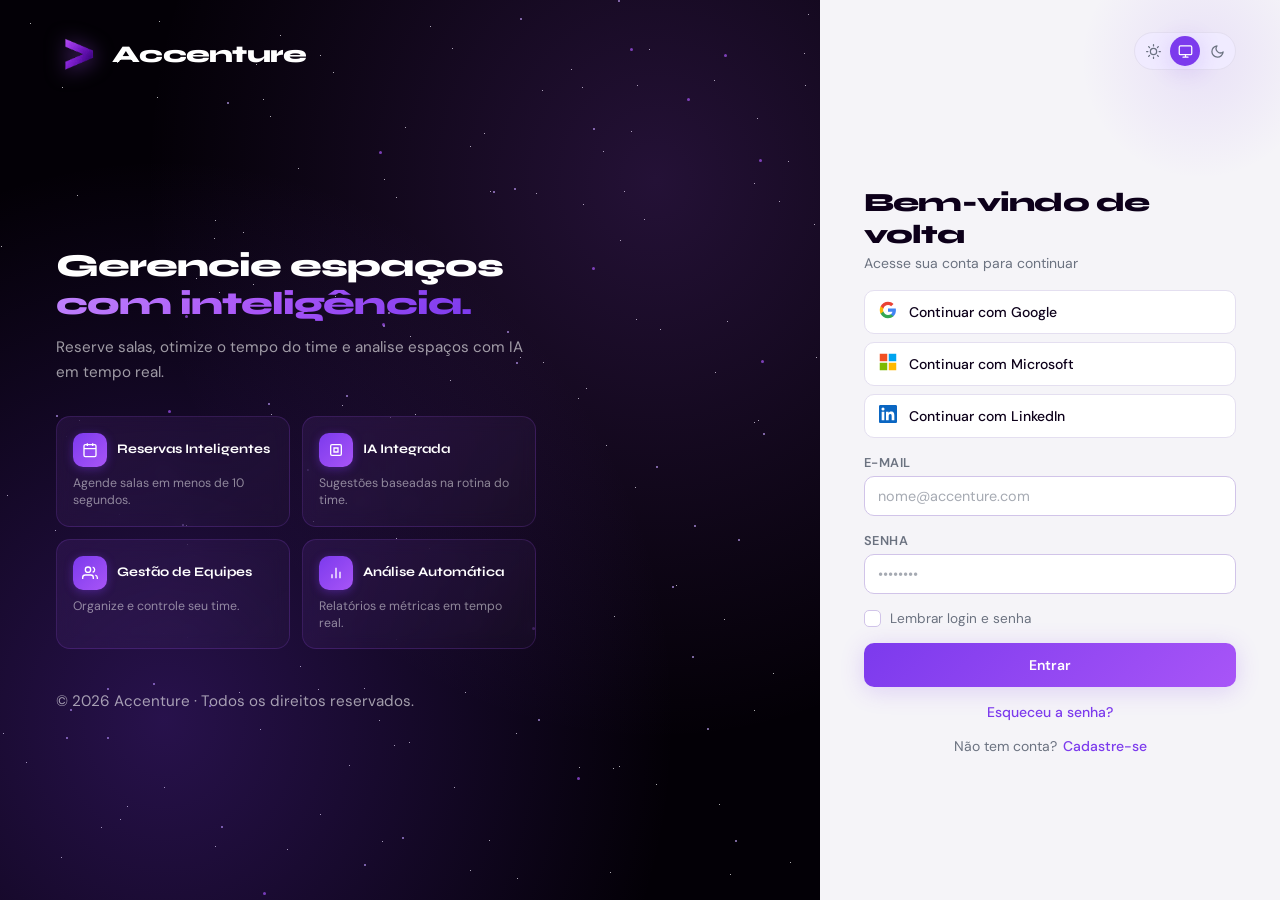
<file: accenture-v3/index.html>
<!doctype html>
<html lang="pt-BR">
<head>
  <meta charset="UTF-8"/>
  <meta name="viewport" content="width=device-width, initial-scale=1.0"/>
  <title>Accenture | Gestão de Salas</title>
  <link rel="icon" href="assets/favicon.ico"/>
  <link rel="stylesheet" href="css/theme.css"/>
  <link rel="stylesheet" href="css/auth.css"/>
</head>
<body>
<main class="page-layout">

  <!-- ═══ HERO PANEL ═══════════════════════════════════════════════ -->
  <section class="hero-panel">
    <div class="stars-bg" aria-hidden="true">
      <div id="star-layer-1" class="star-layer star-layer--1"></div>
      <div id="star-layer-2" class="star-layer star-layer--2"></div>
      <div id="star-layer-3" class="star-layer star-layer--3"></div>
    </div>

    <div class="brand">
      <img src="assets/logo.png" alt="Accenture" class="brand-logo"/>
      <span class="brand-name">Accenture</span>
    </div>

    <div class="hero-copy">
      <h1>Gerencie espaços<br><span>com inteligência.</span></h1>
      <p>Reserve salas, otimize o tempo do time e analise espaços com IA em tempo real.</p>

      <div class="floating-cards">
        <article class="feature-card">
          <div class="feature-card__head">
            <div class="feature-icon-wrap"><svg viewBox="0 0 24 24"><rect x="3" y="4" width="18" height="18" rx="2"/><path d="M16 2v4M8 2v4M3 10h18"/></svg></div>
            <h3 class="feature-card__title">Reservas Inteligentes</h3>
          </div>
          <p class="feature-card__desc">Agende salas em menos de 10 segundos.</p>
        </article>
        <article class="feature-card">
          <div class="feature-card__head">
            <div class="feature-icon-wrap"><svg viewBox="0 0 24 24"><rect x="4" y="4" width="16" height="16" rx="2"/><path d="M9 9h6v6H9z"/></svg></div>
            <h3 class="feature-card__title">IA Integrada</h3>
          </div>
          <p class="feature-card__desc">Sugestões baseadas na rotina do time.</p>
        </article>
        <article class="feature-card">
          <div class="feature-card__head">
            <div class="feature-icon-wrap"><svg viewBox="0 0 24 24"><path d="M17 21v-2a4 4 0 0 0-4-4H5a4 4 0 0 0-4 4v2"/><circle cx="9" cy="7" r="4"/><path d="M23 21v-2a4 4 0 0 0-3-3.87M16 3.13a4 4 0 0 1 0 7.75"/></svg></div>
            <h3 class="feature-card__title">Gestão de Equipes</h3>
          </div>
          <p class="feature-card__desc">Organize e controle seu time.</p>
        </article>
        <article class="feature-card">
          <div class="feature-card__head">
            <div class="feature-icon-wrap"><svg viewBox="0 0 24 24"><path d="M18 20V10M12 20V4M6 20v-6"/></svg></div>
            <h3 class="feature-card__title">Análise Automática</h3>
          </div>
          <p class="feature-card__desc">Relatórios e métricas em tempo real.</p>
        </article>
      </div>
      <p class="hero-footer">© 2026 Accenture · Todos os direitos reservados.</p>
    </div>
  </section>

  <!-- ═══ FORM PANEL ════════════════════════════════════════════════ -->
  <section class="form-panel">
    <!-- 3-button theme switcher (light / system / dark) -->
    <div class="theme-switcher theme-switcher-top" role="group" aria-label="Tema de cores">
      <button type="button" class="theme-btn" data-theme-btn="light" title="Tema claro" aria-pressed="false">
        <svg viewBox="0 0 24 24"><circle cx="12" cy="12" r="5"/><path d="M12 1v2M12 21v2M4.22 4.22l1.42 1.42M18.36 18.36l1.42 1.42M1 12h2M21 12h2M4.22 19.78l1.42-1.42M18.36 5.64l1.42-1.42"/></svg>
      </button>
      <button type="button" class="theme-btn" data-theme-btn="system" title="Usar preferência do sistema (detecta automaticamente)" aria-pressed="false">
        <svg viewBox="0 0 24 24"><rect x="2" y="3" width="20" height="14" rx="2"/><path d="M8 21h8M12 17v4"/></svg>
      </button>
      <button type="button" class="theme-btn" data-theme-btn="dark" title="Tema escuro" aria-pressed="false">
        <svg viewBox="0 0 24 24"><path d="M21 12.79A9 9 0 1 1 11.21 3 7 7 0 0 0 21 12.79z"/></svg>
      </button>
    </div>

    <div class="form-wrapper">
      <div class="screen-slider">

        <!-- ── LOGIN ──────────────────────────────────────────────── -->
        <form class="auth-screen active" data-screen="login" data-form-type="login" novalidate>
          <div class="auth-header">
            <h2>Bem-vindo de volta</h2>
            <p class="auth-subtitle">Acesse sua conta para continuar</p>
          </div>

          <div class="social-auth" role="group" aria-label="Login com rede social">
            <button type="button" class="social-btn" data-oauth="google">
              <span class="social-btn__icon">
                <svg viewBox="0 0 24 24"><path fill="#4285F4" d="M22.56 12.25c0-.78-.07-1.53-.2-2.25H12v4.26h5.92a5.06 5.06 0 0 1-2.2 3.32v2.77h3.57c2.08-1.92 3.28-4.74 3.28-8.1z"/><path fill="#34A853" d="M12 23c2.97 0 5.46-.98 7.28-2.66l-3.57-2.77c-.98.66-2.23 1.06-3.71 1.06-2.86 0-5.29-1.93-6.16-4.53H2.18v2.84C3.99 20.53 7.7 23 12 23z"/><path fill="#FBBC05" d="M5.84 14.09c-.22-.66-.35-1.36-.35-2.09s.13-1.43.35-2.09V7.07H2.18C1.43 8.55 1 10.22 1 12s.43 3.45 1.18 4.93l2.85-2.22.81-.62z"/><path fill="#EA4335" d="M12 5.38c1.62 0 3.06.56 4.21 1.64l3.15-3.15C17.45 2.09 14.97 1 12 1 7.7 1 3.99 3.47 2.18 7.07l3.66 2.84c.87-2.6 3.3-4.53 6.16-4.53z"/></svg>
              </span>
              <span class="social-btn__label">Continuar com Google</span>
            </button>
            <button type="button" class="social-btn" data-oauth="microsoft">
              <span class="social-btn__icon">
                <svg viewBox="0 0 24 24"><path fill="#F25022" d="M1 1h10v10H1z"/><path fill="#00A4EF" d="M13 1h10v10H13z"/><path fill="#7FBA00" d="M1 13h10v10H1z"/><path fill="#FFB900" d="M13 13h10v10H13z"/></svg>
              </span>
              <span class="social-btn__label">Continuar com Microsoft</span>
            </button>
            <button type="button" class="social-btn" data-oauth="linkedin">
              <span class="social-btn__icon">
                <svg viewBox="0 0 24 24"><path fill="#0A66C2" d="M20.447 20.452h-3.554v-5.569c0-1.328-.027-3.037-1.852-3.037-1.853 0-2.136 1.445-2.136 2.939v5.667H9.351V9h3.414v1.561h.046c.477-.9 1.637-1.85 3.37-1.85 3.601 0 4.267 2.37 4.267 5.455v6.286zM5.337 7.433a2.062 2.062 0 0 1-2.063-2.065 2.064 2.064 0 1 1 2.063 2.065zm1.782 13.019H3.555V9h3.564v11.452zM22.225 0H1.771C.792 0 0 .774 0 1.729v20.542C0 23.227.792 24 1.771 24h20.451C23.2 24 24 23.227 24 22.271V1.729C24 .774 23.2 0 22.222 0h.003z"/></svg>
              </span>
              <span class="social-btn__label">Continuar com LinkedIn</span>
            </button>
          </div>

          <p class="auth-divider"><span>ou use e-mail</span></p>

          <div class="field">
            <label class="field-label" for="login-email">E-mail</label>
            <input id="login-email" type="email" class="field-input" placeholder="nome@accenture.com" autocomplete="email" required/>
          </div>
          <div class="field">
            <label class="field-label" for="login-password">Senha</label>
            <input id="login-password" type="password" class="field-input" placeholder="••••••••" autocomplete="current-password" required/>
          </div>

          <label class="checkbox-row">
            <input type="checkbox" id="remember-me"/>
            <span class="checkbox-box"><svg viewBox="0 0 24 24"><path d="M20 6L9 17l-5-5"/></svg></span>
            <span class="checkbox-label">Lembrar login e senha</span>
          </label>

          <button type="submit" class="btn-primary" style="width:100%;padding:13px">Entrar</button>

          <p class="auth-footer">
            <button type="button" class="btn-link" data-screen-toggle="forgot">Esqueceu a senha?</button>
          </p>
          <p class="auth-footer auth-footer--inline">
            Não tem conta? <button type="button" class="btn-link" data-screen-toggle="register">Cadastre-se</button>
          </p>
        </form>

        <!-- ── CADASTRO ────────────────────────────────────────────── -->
        <form class="auth-screen" data-screen="register" data-form-type="register" novalidate>
          <div class="auth-header">
            <h2>Criar conta</h2>
            <p class="auth-subtitle">Junte-se ao RoomFlow da Accenture</p>
          </div>

          <div class="social-auth">
            <button type="button" class="social-btn" data-oauth="google">
              <span class="social-btn__icon"><svg viewBox="0 0 24 24"><path fill="#4285F4" d="M22.56 12.25c0-.78-.07-1.53-.2-2.25H12v4.26h5.92a5.06 5.06 0 0 1-2.2 3.32v2.77h3.57c2.08-1.92 3.28-4.74 3.28-8.1z"/><path fill="#34A853" d="M12 23c2.97 0 5.46-.98 7.28-2.66l-3.57-2.77c-.98.66-2.23 1.06-3.71 1.06-2.86 0-5.29-1.93-6.16-4.53H2.18v2.84C3.99 20.53 7.7 23 12 23z"/><path fill="#FBBC05" d="M5.84 14.09c-.22-.66-.35-1.36-.35-2.09s.13-1.43.35-2.09V7.07H2.18C1.43 8.55 1 10.22 1 12s.43 3.45 1.18 4.93l2.85-2.22.81-.62z"/><path fill="#EA4335" d="M12 5.38c1.62 0 3.06.56 4.21 1.64l3.15-3.15C17.45 2.09 14.97 1 12 1 7.7 1 3.99 3.47 2.18 7.07l3.66 2.84c.87-2.6 3.3-4.53 6.16-4.53z"/></svg></span>
              <span class="social-btn__label">Cadastrar com Google</span>
            </button>
            <button type="button" class="social-btn" data-oauth="microsoft">
              <span class="social-btn__icon"><svg viewBox="0 0 24 24"><path fill="#F25022" d="M1 1h10v10H1z"/><path fill="#00A4EF" d="M13 1h10v10H13z"/><path fill="#7FBA00" d="M1 13h10v10H1z"/><path fill="#FFB900" d="M13 13h10v10H13z"/></svg></span>
              <span class="social-btn__label">Cadastrar com Microsoft</span>
            </button>
          </div>

          <p class="auth-divider"><span>ou use e-mail</span></p>

          <div class="field"><label class="field-label" for="reg-name">Nome Completo</label><input id="reg-name" type="text" class="field-input" placeholder="João Silva" required/></div>
          <div class="field"><label class="field-label" for="reg-email">E-mail</label><input id="reg-email" type="email" class="field-input" placeholder="nome@accenture.com" required/></div>
      <div class="field">
  <label for="reg-tipo-funcionario">Tipo de funcionário</label>

  <select id="reg-tipo-funcionario" class="field-input" required>
    <option value="OUTRO">Outro</option>
    <option value="PROGRAMADOR">Programador</option>
    <option value="DESIGNER">Designer</option>
    <option value="QA">QA / Testes</option>
    <option value="SUPORTE">Suporte</option>
    <option value="GESTOR">Gestor</option>
  </select>
</div>
          <div class="field"><label class="field-label" for="reg-password">Senha</label><input id="reg-password" type="password" class="field-input" placeholder="Mínimo 6 caracteres" required/></div>
          <div class="field"><label class="field-label" for="reg-password-confirm">Confirmar senha</label><input id="reg-password-confirm" type="password" class="field-input" placeholder="Repita a senha" required/></div>

          <button type="submit" class="btn-primary" style="width:100%;padding:13px">Criar conta</button>

          <p class="auth-footer auth-footer--inline">
            Já tem conta? <button type="button" class="btn-link" data-screen-toggle="login">Fazer login</button>
          </p>
        </form>

        <!-- ── ESQUECEU SENHA ──────────────────────────────────────── -->
        <form class="auth-screen" data-screen="forgot" data-form-type="forgot" novalidate>
          <div class="auth-header">
            <h2>Recuperar senha</h2>
            <p class="auth-subtitle">Enviaremos um link de redefinição</p>
          </div>
          <div class="field"><label class="field-label" for="forgot-email">E-mail</label><input id="forgot-email" type="email" class="field-input" placeholder="nome@accenture.com" autocomplete="email" required/></div>
          <p class="auth-hint">📩 Você receberá um e-mail com link para redefinir sua senha com segurança.</p>
          <button type="submit" class="btn-primary" style="width:100%;padding:13px">Enviar link</button>
          <p class="auth-footer auth-footer--inline">
            Lembrou? <button type="button" class="btn-link" data-screen-toggle="login">Voltar ao login</button>
          </p>
        </form>

      </div>
    </div>
  </section>
</main>

<script src="js/auth.js"></script>
<script src="js/toast.js"></script>
<script src="js/stars.js"></script>
<script src="js/login.js"></script>
</body>
</html>
</file>
<file: accenture-v3/css/theme.css>
@import url('https://fonts.googleapis.com/css2?family=Syne:wght@400;600;700;800&family=DM+Sans:ital,opsz,wght@0,9..40,300;0,9..40,400;0,9..40,500;0,9..40,600;1,9..40,300&display=swap');

/* ══════════════════════════════════════════════════════════
   LIGHT THEME (padrão)
   ══════════════════════════════════════════════════════════ */
:root {
  --accent:        #7c3aed;
  --accent-light:  #a855f7;
  --accent-glow:   rgba(124, 58, 237, 0.3);
  --accent-faint:  rgba(124, 58, 237, 0.07);

  --bg:            #f5f4f8;
  --surface:       #ffffff;
  --surface-2:     #f0ebff;
  --border:        #e4dff0;
  --border-strong: #c4b5fd;

  --text:          #0d001a;
  --text-muted:    #6b7280;
  --text-inv:      #ffffff;

  --input-bg:      #ffffff;
  --input-border:  #d1c4e9;

  --success:       #16a34a;
  --success-bg:    rgba(22,163,74,0.1);
  --error:         #dc2626;
  --error-bg:      rgba(220,38,38,0.1);
  --warning:       #d97706;
  --warning-bg:    rgba(217,119,6,0.1);
  --info:          #2563eb;
  --info-bg:       rgba(37,99,235,0.1);

  --shadow-sm:     0 1px 3px rgba(0,0,0,0.08);
  --shadow-md:     0 4px 16px rgba(0,0,0,0.08);
  --shadow-lg:     0 8px 32px rgba(0,0,0,0.1);
  --shadow-accent: 0 4px 24px rgba(124,58,237,0.2);

  --r-xs: 6px;
  --r-sm: 10px;
  --r-md: 14px;
  --r-lg: 20px;
  --r-xl: 28px;

  --trans: 0.2s ease;
  --trans-slow: 0.35s ease;

  /* Sidebar */
  --sidebar-bg:    #ffffff;
  --sidebar-border:#e4dff0;

  /* Header */
  --header-bg:     #ffffff;
}

/* ══════════════════════════════════════════════════════════
   DARK THEME — verdadeiro preto com detalhes roxos
   ══════════════════════════════════════════════════════════ */
[data-theme="dark"], [data-effective-theme="dark"] {
  --accent:        #a855f7;
  --accent-light:  #c084fc;
  --accent-glow:   rgba(168,85,247,0.4);
  --accent-faint:  rgba(168,85,247,0.08);

  --bg:            #000000;
  --surface:       #0a0a0a;
  --surface-2:     #111111;
  --border:        rgba(168,85,247,0.12);
  --border-strong: rgba(168,85,247,0.35);

  --text:          #f0eaff;
  --text-muted:    #8b7aa8;
  --text-inv:      #000000;

  --input-bg:      #0d0d0d;
  --input-border:  rgba(168,85,247,0.2);

  --success:       #4ade80;
  --success-bg:    rgba(74,222,128,0.08);
  --error:         #f87171;
  --error-bg:      rgba(248,113,113,0.08);
  --warning:       #fbbf24;
  --warning-bg:    rgba(251,191,36,0.08);
  --info:          #60a5fa;
  --info-bg:       rgba(96,165,250,0.08);

  --shadow-sm:     0 1px 3px rgba(0,0,0,0.6);
  --shadow-md:     0 4px 16px rgba(0,0,0,0.7);
  --shadow-lg:     0 8px 32px rgba(0,0,0,0.8);
  --shadow-accent: 0 4px 32px rgba(168,85,247,0.35);

  --sidebar-bg:    #050505;
  --sidebar-border:rgba(168,85,247,0.1);

  --header-bg:     #050505;
}

/* ══════════════════════════════════════════════════════════
   RESET
   ══════════════════════════════════════════════════════════ */
*, *::before, *::after { box-sizing: border-box; margin: 0; padding: 0; }
html { scroll-behavior: smooth; }
body {
  font-family: 'DM Sans', system-ui, sans-serif;
  background: var(--bg);
  color: var(--text);
  -webkit-font-smoothing: antialiased;
  transition: background var(--trans-slow), color var(--trans-slow);
  overflow-x: hidden;
}
h1,h2,h3,h4,h5,h6 { font-family: 'Syne', sans-serif; line-height: 1.2; }
a { color: var(--accent); text-decoration: none; }
button { font-family: inherit; cursor: pointer; border: none; background: none; }
input, textarea, select { font-family: inherit; font-size: 1rem; }
img { max-width: 100%; display: block; }

::-webkit-scrollbar { width: 5px; height: 5px; }
::-webkit-scrollbar-track { background: transparent; }
::-webkit-scrollbar-thumb { background: var(--accent); border-radius: 99px; opacity: 0.5; }

/* ══════════════════════════════════════════════════════════
   THEME SWITCHER — 3 botões (igual ao login)
   ══════════════════════════════════════════════════════════ */
.theme-switcher {
  display: inline-flex;
  align-items: center;
  gap: 2px;
  background: var(--surface-2);
  border: 1px solid var(--border);
  border-radius: 99px;
  padding: 3px;
}
.theme-btn {
  width: 30px; height: 30px;
  border-radius: 99px;
  display: flex; align-items: center; justify-content: center;
  color: var(--text-muted);
  transition: background var(--trans), color var(--trans);
}
.theme-btn:hover { background: var(--accent-faint); color: var(--accent); }
.theme-btn.active, .theme-btn[aria-pressed="true"] {
  background: var(--accent);
  color: #fff;
  box-shadow: var(--shadow-accent);
}
.theme-btn svg { width: 15px; height: 15px; stroke: currentColor; fill: none; stroke-width: 2; stroke-linecap: round; stroke-linejoin: round; }

/* ══════════════════════════════════════════════════════════
   BOTÕES
   ══════════════════════════════════════════════════════════ */
.btn-primary {
  display: inline-flex; align-items: center; justify-content: center; gap: 8px;
  padding: 10px 20px;
  border-radius: var(--r-sm);
  background: linear-gradient(135deg, var(--accent), var(--accent-light));
  color: #fff;
  font-weight: 600; font-size: 0.875rem;
  box-shadow: var(--shadow-accent);
  transition: opacity var(--trans), transform var(--trans), box-shadow var(--trans);
  white-space: nowrap;
  border: none; cursor: pointer;
}
.btn-primary:hover { opacity: 0.9; transform: translateY(-1px); box-shadow: 0 6px 28px rgba(124,58,237,0.4); }
.btn-primary:active { transform: translateY(0); }
.btn-primary:disabled { opacity: 0.45; cursor: not-allowed; transform: none; }
.btn-primary svg { width: 16px; height: 16px; stroke: #fff; fill: none; stroke-width: 2; }

.btn-ghost {
  display: inline-flex; align-items: center; justify-content: center; gap: 8px;
  padding: 9px 18px;
  border-radius: var(--r-sm);
  border: 1.5px solid var(--border);
  background: transparent;
  color: var(--text);
  font-weight: 500; font-size: 0.875rem;
  transition: border-color var(--trans), background var(--trans);
  cursor: pointer;
}
.btn-ghost:hover { border-color: var(--accent); background: var(--accent-faint); color: var(--accent); }

.btn-danger {
  display: inline-flex; align-items: center; justify-content: center; gap: 6px;
  padding: 9px 16px;
  border-radius: var(--r-sm);
  background: var(--error-bg);
  border: 1.5px solid var(--error);
  color: var(--error);
  font-weight: 600; font-size: 0.875rem;
  cursor: pointer;
  transition: background var(--trans);
}
.btn-danger:hover { background: var(--error); color: #fff; }
.btn-danger svg { width: 15px; height: 15px; stroke: currentColor; fill: none; stroke-width: 2; }

.btn-link { color: var(--accent); font-weight: 500; font-size: 0.875rem; background: none; border: none; cursor: pointer; padding: 0; transition: opacity var(--trans); }
.btn-link:hover { opacity: 0.7; }

/* ══════════════════════════════════════════════════════════
   FORM FIELDS
   ══════════════════════════════════════════════════════════ */
.field { display: flex; flex-direction: column; gap: 5px; }
.field-label { font-size: 0.8rem; font-weight: 600; color: var(--text-muted); letter-spacing: 0.03em; text-transform: uppercase; }
.field-input {
  width: 100%; padding: 10px 13px;
  border-radius: var(--r-sm);
  border: 1.5px solid var(--input-border);
  background: var(--input-bg);
  color: var(--text);
  font-size: 0.9rem;
  outline: none;
  transition: border-color var(--trans), box-shadow var(--trans);
}
.field-input:focus { border-color: var(--accent); box-shadow: 0 0 0 3px var(--accent-faint); }
.field-input::placeholder { color: var(--text-muted); opacity: 0.6; }
.field-input[type="date"] { color-scheme: dark; }

/* ══════════════════════════════════════════════════════════
   CHECKBOX
   ══════════════════════════════════════════════════════════ */
.checkbox-row { display: flex; align-items: center; gap: 9px; cursor: pointer; user-select: none; }
.checkbox-row input[type="checkbox"] { display: none; }
.checkbox-box {
  width: 17px; height: 17px; border-radius: 5px;
  border: 1.5px solid var(--input-border);
  background: var(--input-bg);
  display: flex; align-items: center; justify-content: center; flex-shrink: 0;
  transition: border-color var(--trans), background var(--trans);
}
.checkbox-row input:checked + .checkbox-box { border-color: var(--accent); background: var(--accent); }
.checkbox-box svg { width: 10px; height: 10px; stroke: #fff; fill: none; stroke-width: 3; opacity: 0; transform: scale(0.5); transition: opacity var(--trans), transform var(--trans); }
.checkbox-row input:checked + .checkbox-box svg { opacity: 1; transform: scale(1); }
.checkbox-label { font-size: 0.85rem; color: var(--text-muted); }

/* ══════════════════════════════════════════════════════════
   MODAL OVERLAY
   ══════════════════════════════════════════════════════════ */
.modal-overlay {
  position: fixed; inset: 0; z-index: 1000;
  background: rgba(0,0,0,0.55);
  backdrop-filter: blur(4px);
  display: flex; align-items: center; justify-content: center;
  padding: 20px;
  opacity: 0; pointer-events: none;
  transition: opacity var(--trans);
}
.modal-overlay.open { opacity: 1; pointer-events: all; }

.modal {
  background: var(--surface);
  border: 1px solid var(--border);
  border-radius: var(--r-lg);
  padding: 28px;
  width: 100%; max-width: 520px;
  max-height: 90vh; overflow-y: auto;
  box-shadow: var(--shadow-lg);
  transform: translateY(16px) scale(0.98);
  transition: transform var(--trans);
}
.modal-overlay.open .modal { transform: translateY(0) scale(1); }

.modal-header {
  display: flex; align-items: center; justify-content: space-between;
  margin-bottom: 20px;
}
.modal-header h3 { font-size: 1.1rem; font-weight: 700; color: var(--text); letter-spacing: -0.02em; }
.modal-close {
  width: 30px; height: 30px; border-radius: 8px;
  display: flex; align-items: center; justify-content: center;
  color: var(--text-muted); border: 1px solid var(--border);
  transition: background var(--trans), color var(--trans); cursor: pointer;
}
.modal-close:hover { background: var(--error-bg); color: var(--error); border-color: var(--error); }
.modal-close svg { width: 14px; height: 14px; stroke: currentColor; fill: none; stroke-width: 2.5; }

.modal-body { display: flex; flex-direction: column; gap: 14px; }
.modal-footer { display: flex; align-items: center; justify-content: flex-end; gap: 10px; margin-top: 20px; padding-top: 16px; border-top: 1px solid var(--border); }

/* ══════════════════════════════════════════════════════════
   FLOATING DROPDOWN PANELS (notificações, conta)
   ══════════════════════════════════════════════════════════ */
.dropdown-panel {
  position: absolute;
  top: calc(100% + 8px);
  right: 0;
  width: 320px;
  background: var(--surface);
  border: 1px solid var(--border);
  border-radius: var(--r-lg);
  box-shadow: var(--shadow-lg);
  z-index: 500;
  opacity: 0; pointer-events: none;
  transform: translateY(-8px);
  transition: opacity var(--trans), transform var(--trans);
}
.dropdown-panel.open { opacity: 1; pointer-events: all; transform: translateY(0); }

/* ══════════════════════════════════════════════════════════
   TOAST
   ══════════════════════════════════════════════════════════ */
.toast-container { position: fixed; bottom: 24px; right: 24px; z-index: 9999; display: flex; flex-direction: column; gap: 8px; pointer-events: none; }
.toast {
  display: flex; align-items: flex-start; gap: 11px; padding: 13px 16px;
  border-radius: var(--r-md); background: var(--surface); border: 1px solid var(--border);
  box-shadow: var(--shadow-md); min-width: 260px; max-width: 340px;
  pointer-events: all; animation: toastIn 0.3s ease forwards;
}
.toast.removing { animation: toastOut 0.3s ease forwards; }
.toast-icon svg { width: 18px; height: 18px; flex-shrink: 0; }
.toast--success .toast-icon { color: var(--success); }
.toast--error   .toast-icon { color: var(--error); }
.toast--info    .toast-icon { color: var(--accent); }
.toast-title { font-weight: 600; font-size: 0.875rem; color: var(--text); }
.toast-desc  { font-size: 0.78rem; color: var(--text-muted); margin-top: 2px; }
@keyframes toastIn  { from { opacity:0; transform: translateX(16px); } to { opacity:1; transform: translateX(0); } }
@keyframes toastOut { from { opacity:1; transform: translateX(0); } to { opacity:0; transform: translateX(16px); } }

/* ══════════════════════════════════════════════════════════
   BADGE / STATUS
   ══════════════════════════════════════════════════════════ */
.badge {
  display: inline-flex; align-items: center; gap: 5px;
  font-size: 0.72rem; font-weight: 700; padding: 3px 9px;
  border-radius: 99px; text-transform: uppercase; letter-spacing: 0.05em;
}
.badge::before { content: '•'; font-size: 1em; }
.badge--green  { background: var(--success-bg); color: var(--success); }
.badge--red    { background: var(--error-bg);   color: var(--error); }
.badge--yellow { background: var(--warning-bg); color: var(--warning); }
.badge--blue   { background: var(--info-bg);    color: var(--info); }
.badge--purple { background: var(--accent-faint); color: var(--accent); }

/* ── Recurso chips (sala form) ──────────────────────────────────── */
.recursos-chips {
  display: flex; flex-wrap: wrap; gap: 6px;
}
.recurso-chip {
  padding: 5px 12px; border-radius: 99px; font-size: 0.78rem; font-weight: 500;
  border: 1.5px solid var(--border); color: var(--text-muted);
  background: var(--surface-2); cursor: pointer;
  transition: all var(--trans); font-family: inherit;
}
.recurso-chip:hover { border-color: var(--accent); color: var(--accent); background: var(--accent-faint); }
.recurso-chip.selected { background: var(--accent-faint); border-color: var(--accent); color: var(--accent); font-weight: 600; }
.recurso-outro { border-style: dashed; }

/* ── Chart tooltip ──────────────────────────────────────────────── */
.chart-tooltip {
  position: fixed; pointer-events: none; z-index: 9000;
  background: var(--surface); border: 1px solid var(--border-strong);
  border-radius: var(--r-md); padding: 10px 14px;
  box-shadow: var(--shadow-lg); font-size: 0.82rem; color: var(--text);
  white-space: nowrap; opacity: 0; transition: opacity 0.12s ease;
  min-width: 160px; line-height: 1.6;
}
.chart-tooltip.visible { opacity: 1; }
.chart-tooltip strong { display: block; font-weight: 700; margin-bottom: 2px; }
</file>
<file: accenture-v3/css/auth.css>
/* ══ AUTH PAGE ══════════════════════════════════════════════════════════ */

.page-layout { display: flex; min-height: 100vh; width: 100vw; }

/* HERO — always dark */
.hero-panel {
  flex: 1.2; position: relative; background: #030006;
  display: flex; flex-direction: column; justify-content: center;
  padding: 64px 56px; overflow: hidden;
}

.stars-bg { position: absolute; inset: 0; overflow: hidden; pointer-events: none; }
.stars-bg::after {
  content: ''; position: absolute; inset: 0;
  background:
    radial-gradient(ellipse at 20% 80%, rgba(124,58,237,0.3) 0%, transparent 55%),
    radial-gradient(ellipse at 80% 20%, rgba(168,85,247,0.2) 0%, transparent 55%);
  pointer-events: none;
}
.star-layer { position: absolute; top: 0; left: 0; border-radius: 50%; }
.star-layer--1 { width: 1px; height: 1px; animation: moveStars 60s linear infinite; }
.star-layer--2 { width: 2px; height: 2px; animation: moveStars 100s linear infinite; }
.star-layer--3 { width: 3px; height: 3px; animation: moveStars 150s linear infinite; }
.star-layer::after { content: ''; position: absolute; top: 2000px; left: 0; right: 0; bottom: 0; }
@keyframes moveStars { from { transform: translateY(0); } to { transform: translateY(-2000px); } }

.brand {
  position: absolute; top: 32px; left: 56px;
  display: flex; align-items: center; gap: 12px; z-index: 10;
}
.brand-logo { width: 44px; filter: drop-shadow(0 2px 10px rgba(168,85,247,0.5)); }
.brand-name { font-family: 'Syne', sans-serif; font-weight: 800; font-size: 1.5rem; color: #fff; letter-spacing: -0.03em; }

.hero-copy { position: relative; z-index: 10; max-width: 480px; padding-top: 60px; }
.hero-copy h1 { font-size: clamp(1.6rem, 2.5vw, 2.1rem); font-weight: 800; color: #fff; line-height: 1.2; margin-bottom: 12px; letter-spacing: -0.03em; }
.hero-copy h1 span { background: linear-gradient(135deg,#c084fc,#a855f7,#7c3aed); -webkit-background-clip: text; -webkit-text-fill-color: transparent; background-clip: text; }
.hero-copy > p { font-size: 0.95rem; line-height: 1.6; color: rgba(255,255,255,0.6); }

.floating-cards { margin-top: 32px; display: grid; grid-template-columns: 1fr 1fr; gap: 12px; }
.feature-card {
  padding: 16px; border-radius: 14px;
  background: linear-gradient(145deg,rgba(168,85,247,0.1),rgba(255,255,255,0.02));
  border: 1px solid rgba(168,85,247,0.18); backdrop-filter: blur(8px);
  transition: border-color var(--trans), transform var(--trans);
}
.feature-card:hover { border-color: rgba(168,85,247,0.4); transform: translateY(-2px); }
.feature-card__head { display: flex; align-items: center; gap: 10px; margin-bottom: 8px; }
.feature-icon-wrap {
  width: 34px; height: 34px; border-radius: 10px; flex-shrink: 0;
  background: linear-gradient(135deg,#7c3aed,#a855f7);
  display: flex; align-items: center; justify-content: center;
  box-shadow: 0 2px 10px rgba(124,58,237,0.4);
}
.feature-icon-wrap svg { width: 16px; height: 16px; stroke: #fff; fill: none; stroke-width: 2; }
.feature-card__title { font-family: 'Syne', sans-serif; font-size: 0.82rem; font-weight: 700; color: #fff; }
.feature-card__desc { font-size: 0.77rem; color: rgba(255,255,255,0.5); line-height: 1.4; }
.hero-footer { margin-top: 40px; font-size: 0.72rem; color: rgba(255,255,255,0.25); }

/* FORM PANEL */
.form-panel {
  width: 460px; flex-shrink: 0; background: var(--bg);
  display: flex; flex-direction: column; align-items: center;
  padding: 28px 44px 48px; position: relative; overflow: hidden;
  transition: background var(--trans-slow);
}
.form-panel::before {
  content: ''; position: absolute; top: -60px; right: -40px;
  width: 240px; height: 240px;
  background: radial-gradient(circle,rgba(124,58,237,0.1) 0%,transparent 70%);
  pointer-events: none;
}
.theme-switcher-top { align-self: flex-end; margin-bottom: 20px; margin-top: 4px; position: relative; z-index: 1; }

.form-wrapper { width: 100%; flex: 1; display: flex; align-items: center; }
.screen-slider { width: 100%; }

.auth-screen { display: none; flex-direction: column; gap: 16px; width: 100%; animation: fadeSlideIn 0.3s ease forwards; }
.auth-screen.active { display: flex; }
@keyframes fadeSlideIn { from { opacity: 0; transform: translateY(8px); } to { opacity: 1; transform: translateY(0); } }

.auth-header { margin-bottom: 2px; }
.auth-header h2 { font-size: 1.65rem; font-weight: 800; letter-spacing: -0.03em; color: var(--text); }
.auth-subtitle { font-size: 0.875rem; color: var(--text-muted); margin-top: 4px; }

.social-auth { display: flex; flex-direction: column; gap: 8px; }
.social-btn {
  display: flex; align-items: center; gap: 12px; width: 100%; padding: 10px 14px;
  border-radius: var(--r-sm); border: 1.5px solid var(--border);
  background: var(--surface); color: var(--text); font-size: 0.875rem; font-weight: 500;
  cursor: pointer; transition: border-color var(--trans), background var(--trans);
}
.social-btn:hover { border-color: var(--accent); background: var(--accent-faint); }
.social-btn__icon svg { width: 18px; height: 18px; }
.social-btn__label { flex: 1; text-align: left; }
.social-btn.is-loading { opacity: 0.5; pointer-events: none; }

.auth-divider { display: flex; align-items: center; gap: 10px; font-size: 0.78rem; color: var(--text-muted); }
.auth-divider::before, .auth-divider::after { content: ''; flex: 1; height: 1px; background: var(--border); }

.auth-footer { text-align: center; font-size: 0.875rem; color: var(--text-muted); }
.auth-footer--inline { display: flex; align-items: center; justify-content: center; gap: 6px; }
.auth-hint { font-size: 0.8rem; color: var(--text-muted); line-height: 1.5; padding: 10px 14px; background: var(--accent-faint); border: 1px solid var(--border); border-radius: var(--r-sm); }

@media (max-width: 900px) {
  .page-layout { flex-direction: column; }
  .hero-panel { padding: 36px 28px; min-height: 40vh; }
  .brand { top: 20px; left: 28px; }
  .hero-copy { padding-top: 52px; }
  .form-panel { width: 100%; padding: 28px 24px 40px; }
}
@media (max-width: 480px) {
  .floating-cards { grid-template-columns: 1fr; }
}


/* Esconder login social na tela de login */
.auth-divider,
.login-divider,
.social-divider,
.auth-social,
.login-social,
.social-login,
.social-buttons,
.google-login,
.google-btn,
.btn-google,
.btn-social,
#google-login,
#btn-google-login,
[data-provider="google"],
[data-login-google] {
  display: none !important;
}

/* Esconder textos/divisores de login social */
.or-divider,
.divider,
.login-options,
.auth-options {
  display: none !important;
}
</file>
